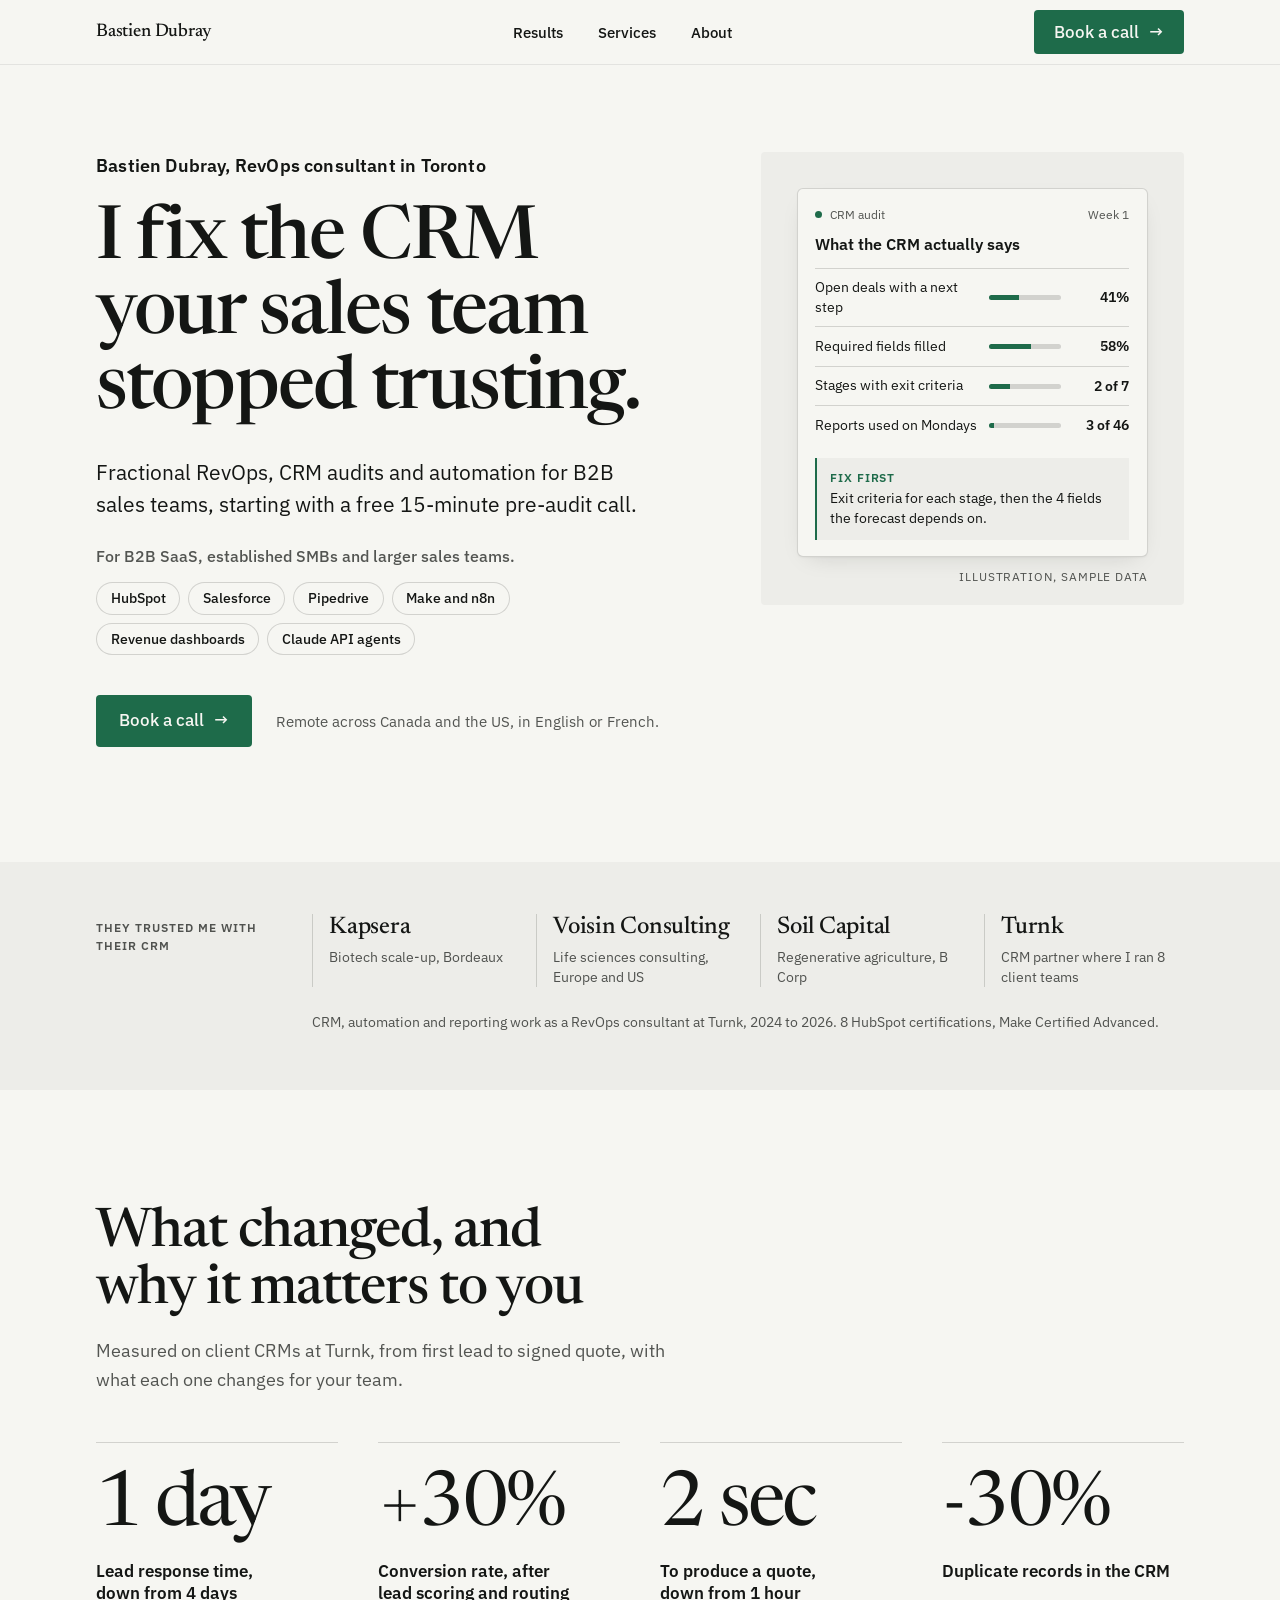
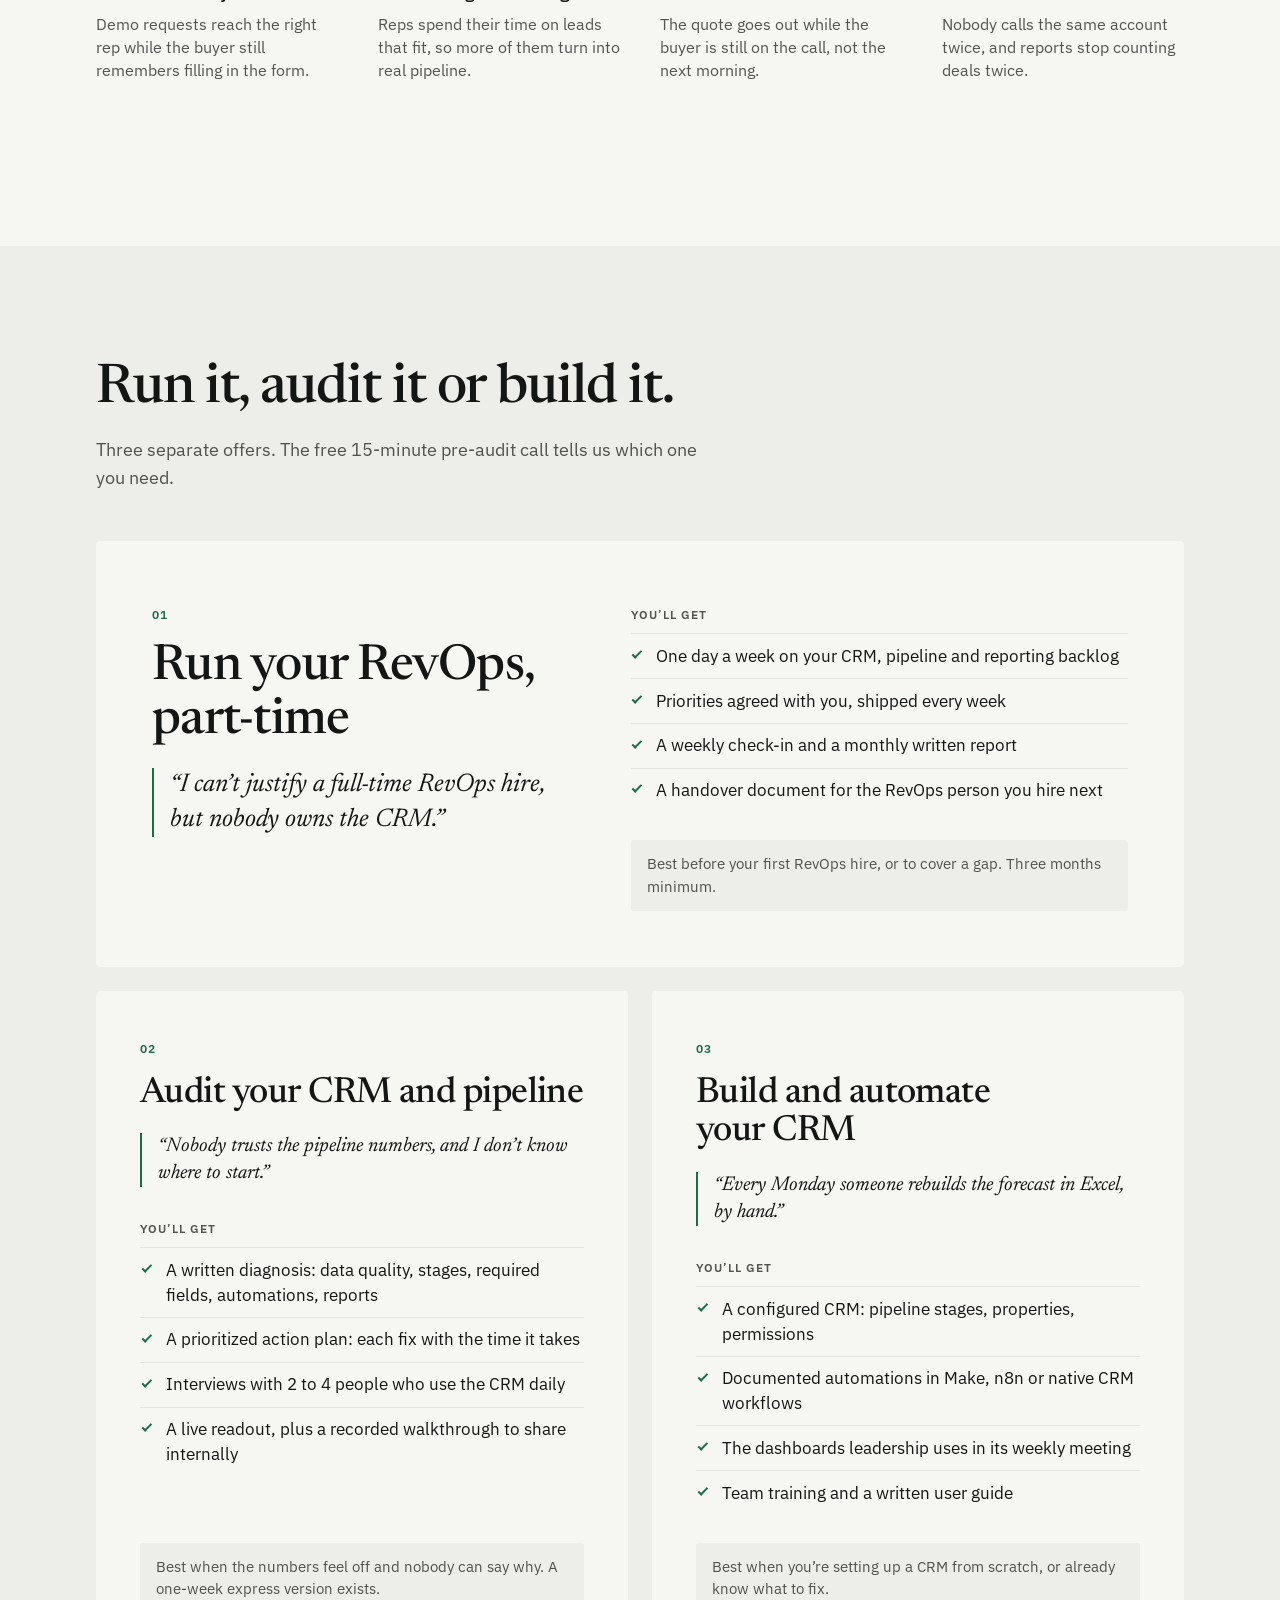
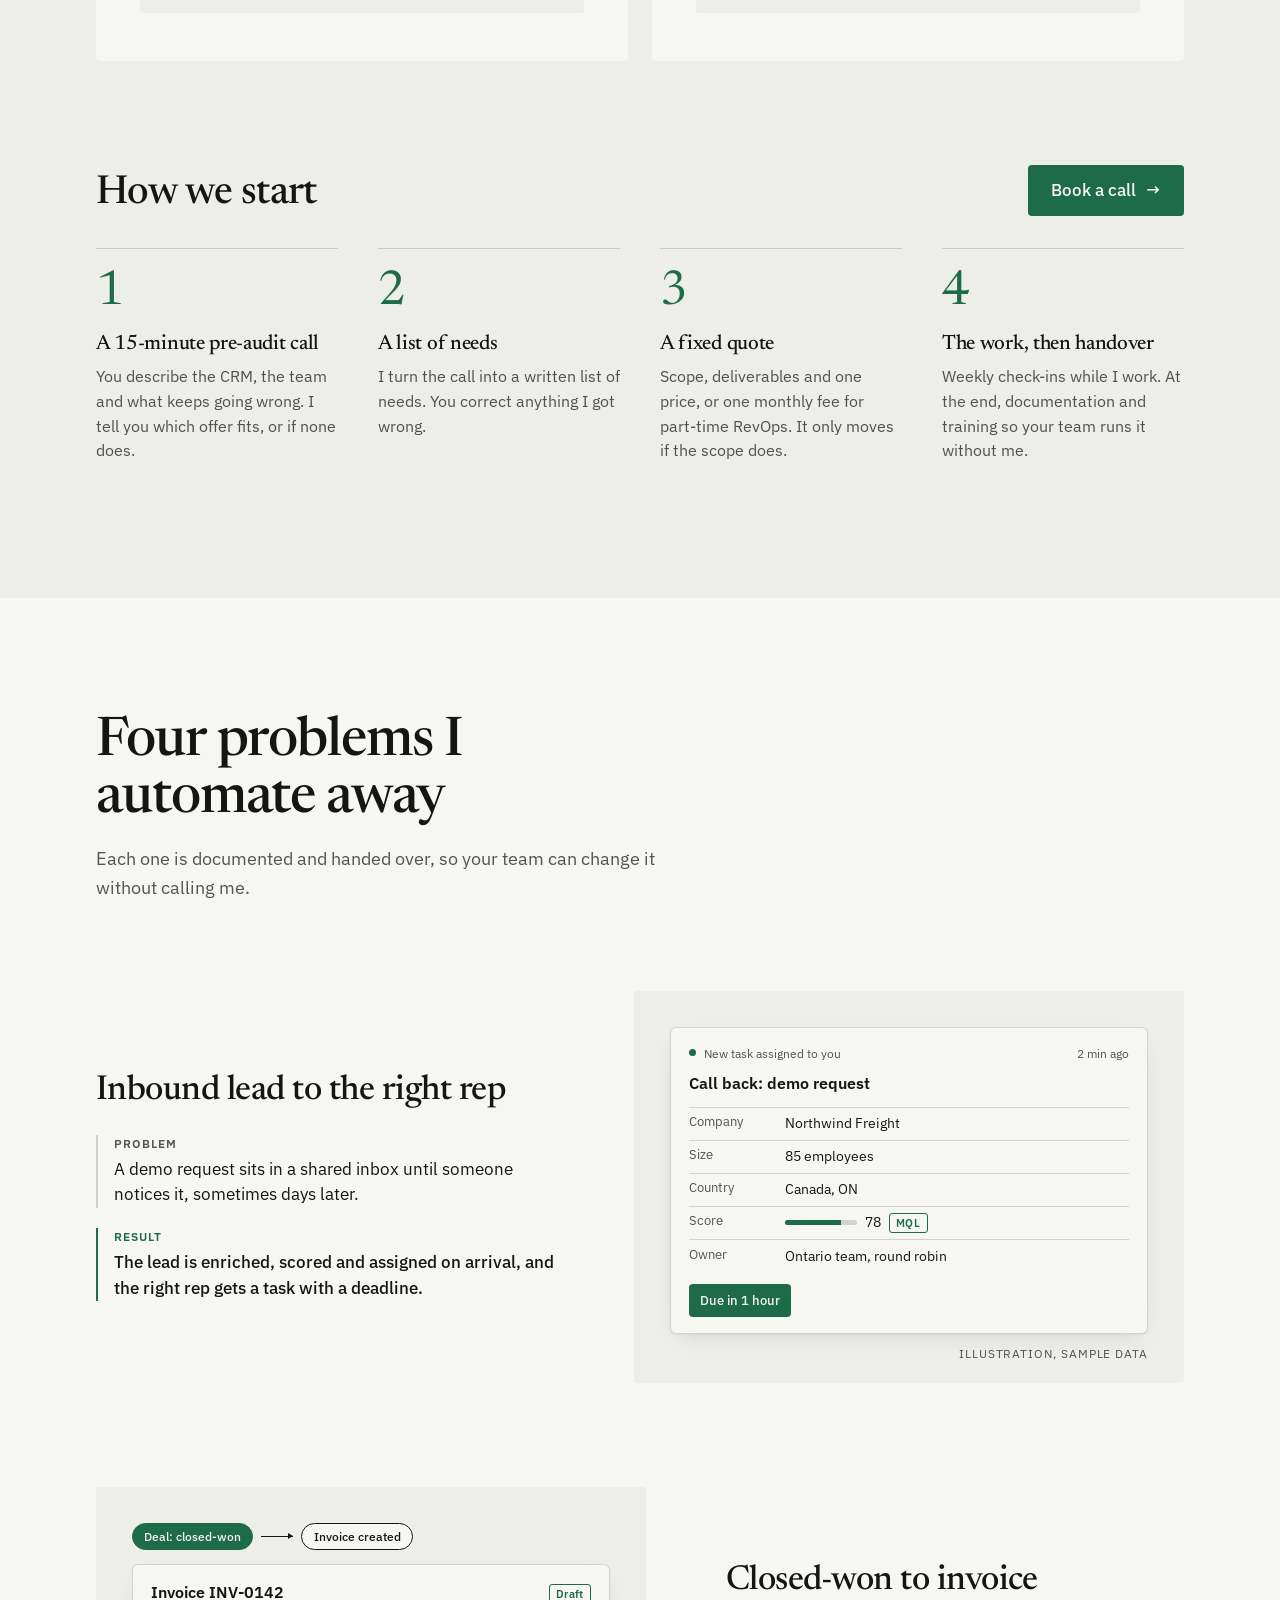
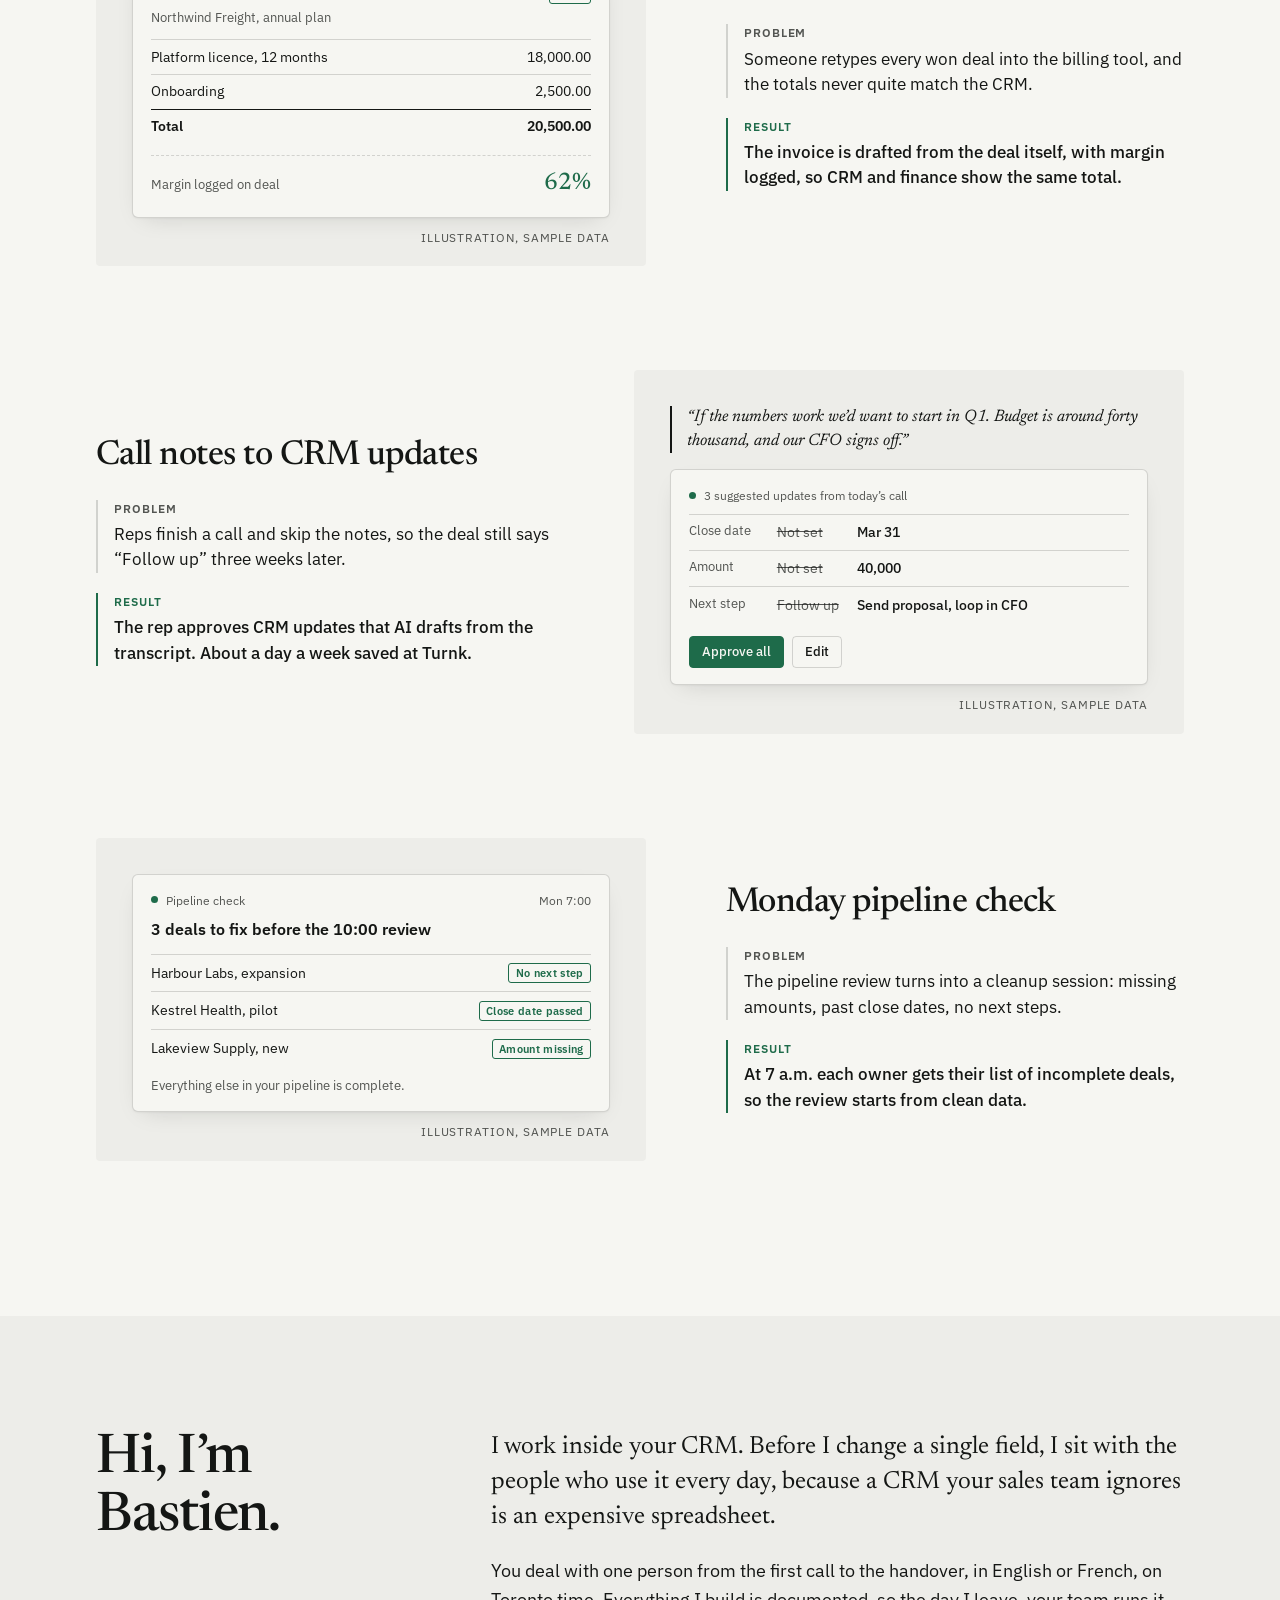
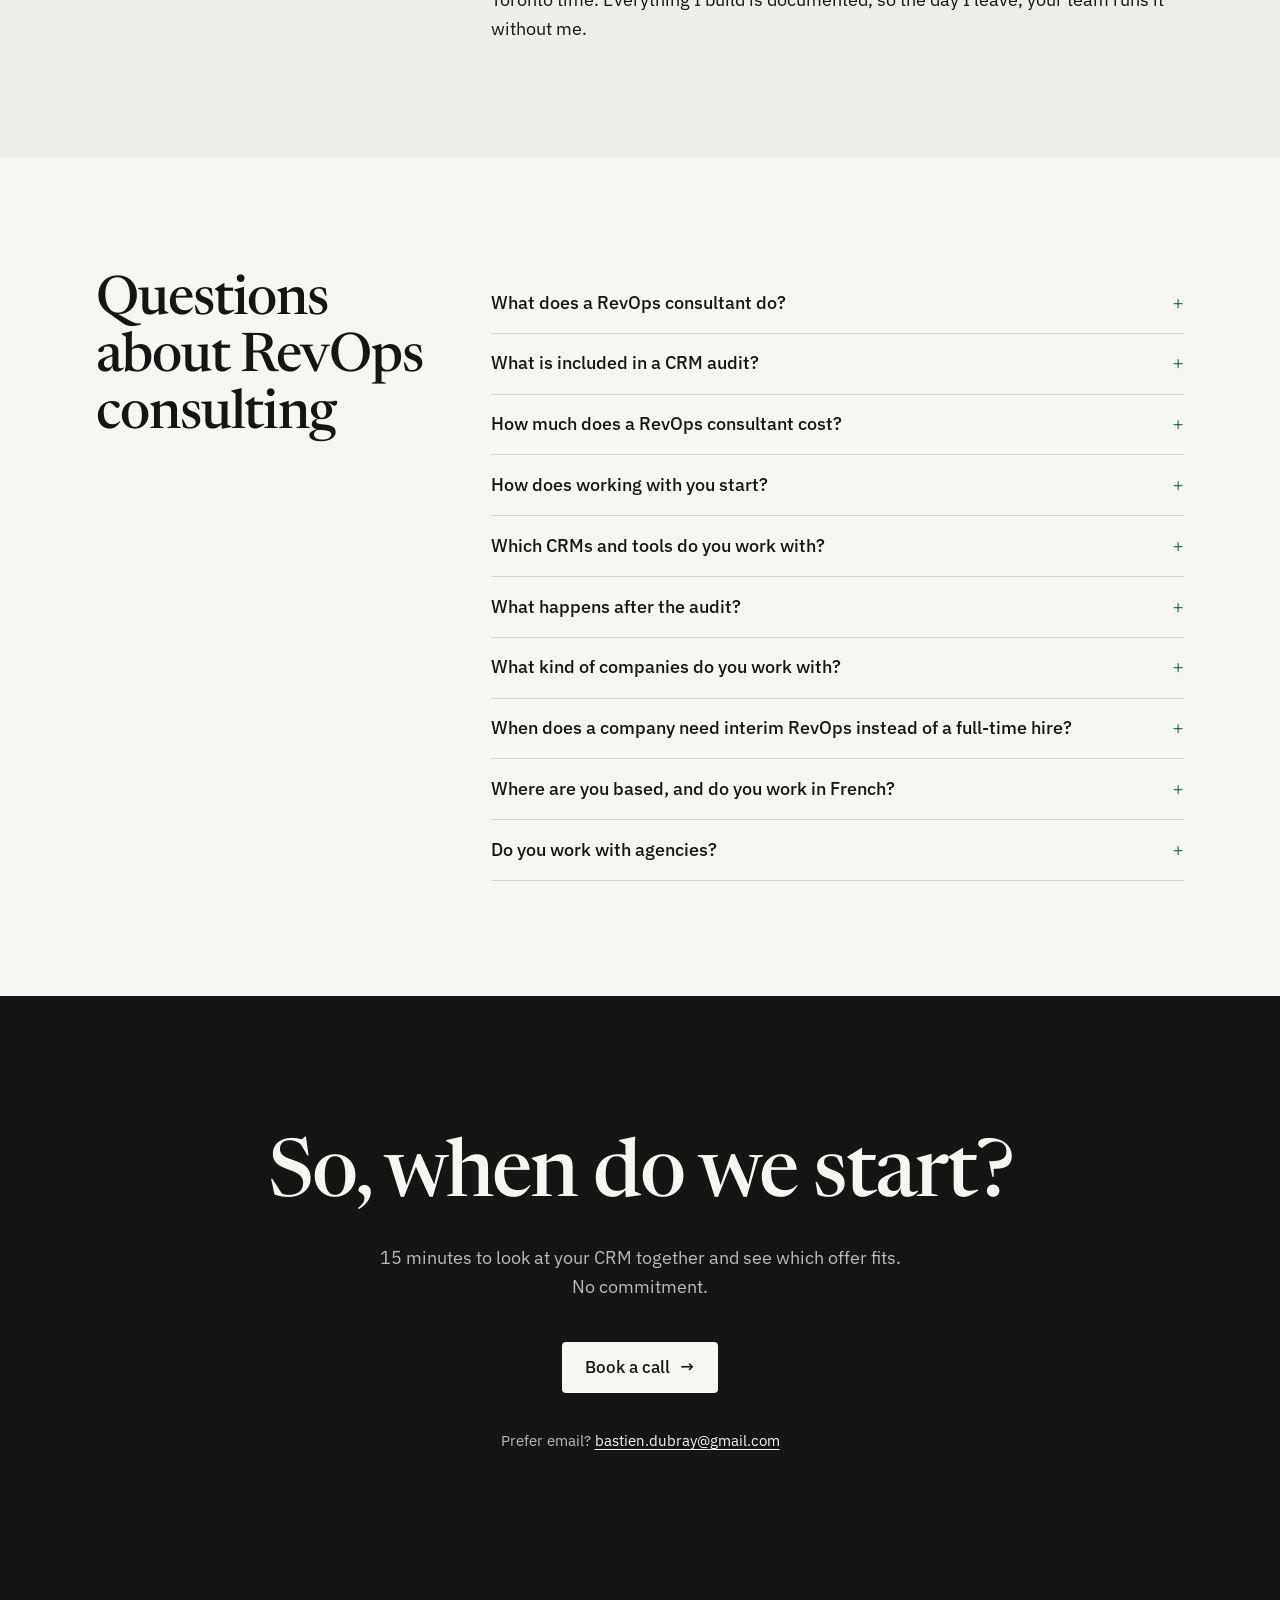
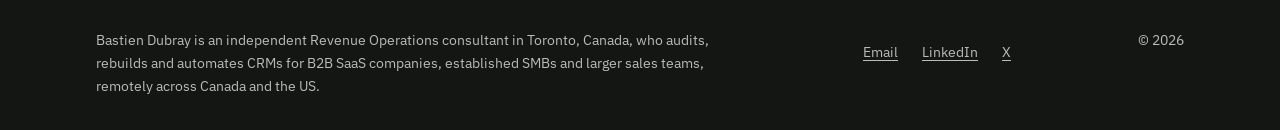
<file: index.html>
<!doctype html>
<html lang="en-CA">
<head>
  <meta charset="utf-8">
  <meta name="viewport" content="width=device-width, initial-scale=1">
  <title>Bastien Dubray, RevOps Consultant in Toronto | CRM Audit</title>
  <meta name="description" content="RevOps consultant in Toronto. Fractional RevOps, CRM audits and CRM automation for B2B sales teams, starting with a free 15-minute pre-audit call.">
  <meta name="author" content="Bastien Dubray">
  <meta name="robots" content="index, follow, max-image-preview:large, max-snippet:-1">
  <link rel="canonical" href="https://bastdy.github.io/">
  <meta name="theme-color" content="#F6F6F2">
  <meta name="color-scheme" content="light">

  <link rel="icon" href="favicon.svg" type="image/svg+xml">
  <link rel="icon" href="favicon-32.png" sizes="32x32" type="image/png">
  <link rel="apple-touch-icon" href="apple-touch-icon.png">

  <meta property="og:type" content="website">
  <meta property="og:site_name" content="Bastien Dubray, RevOps consultant">
  <meta property="og:url" content="https://bastdy.github.io/">
  <meta property="og:title" content="Bastien Dubray, RevOps Consultant in Toronto | CRM Audit">
  <meta property="og:description" content="I fix the CRM your sales team stopped trusting. Fractional RevOps, CRM audits and automation for B2B SaaS, established SMBs and larger sales teams.">
  <meta property="og:image" content="https://bastdy.github.io/og-image.png">
  <meta property="og:image:width" content="1200">
  <meta property="og:image:height" content="630">
  <meta property="og:image:alt" content="Bastien Dubray, RevOps consultant in Toronto. I fix the CRM your sales team stopped trusting.">
  <meta property="og:locale" content="en_CA">
  <meta name="twitter:card" content="summary_large_image">
  <meta name="twitter:site" content="@DubrayBastien">
  <meta name="twitter:creator" content="@DubrayBastien">
  <meta name="twitter:title" content="Bastien Dubray, RevOps Consultant in Toronto | CRM Audit">
  <meta name="twitter:description" content="I fix the CRM your sales team stopped trusting. Fractional RevOps, CRM audits and automation.">
  <meta name="twitter:image" content="https://bastdy.github.io/og-image.png">

  <link rel="preconnect" href="https://fonts.googleapis.com">
  <link rel="preconnect" href="https://fonts.gstatic.com" crossorigin>
  <link rel="stylesheet" href="https://fonts.googleapis.com/css2?family=IBM+Plex+Sans:wght@400;500;600&amp;family=Newsreader:ital,opsz,wght@0,6..72,400;0,6..72,500;1,6..72,400;1,6..72,500&amp;display=swap">
  <link rel="stylesheet" href="style.css">

  <script type="application/ld+json">
{
  "@context": "https://schema.org",
  "@graph": [
    {
      "@type": "WebSite",
      "@id": "https://bastdy.github.io/#website",
      "url": "https://bastdy.github.io/",
      "name": "Bastien Dubray, RevOps consultant",
      "inLanguage": "en-CA",
      "publisher": {
        "@id": "https://bastdy.github.io/#bastien"
      }
    },
    {
      "@type": "WebPage",
      "@id": "https://bastdy.github.io/#webpage",
      "url": "https://bastdy.github.io/",
      "name": "Bastien Dubray, RevOps Consultant in Toronto | CRM Audit",
      "description": "RevOps consultant in Toronto. Fractional RevOps, CRM audits and CRM automation for B2B sales teams, starting with a free 15-minute pre-audit call.",
      "inLanguage": "en-CA",
      "isPartOf": {
        "@id": "https://bastdy.github.io/#website"
      },
      "about": {
        "@id": "https://bastdy.github.io/#service"
      },
      "primaryImageOfPage": "https://bastdy.github.io/og-image.png",
      "dateModified": "2026-10-05"
    },
    {
      "@type": "Person",
      "@id": "https://bastdy.github.io/#bastien",
      "name": "Bastien Dubray",
      "jobTitle": "Revenue Operations Consultant",
      "url": "https://bastdy.github.io/",
      "email": "mailto:bastien.dubray@gmail.com",
      "sameAs": [
        "https://www.linkedin.com/in/bastiendubray/",
        "https://x.com/DubrayBastien"
      ],
      "knowsLanguage": [
        "en",
        "fr"
      ],
      "knowsAbout": [
        "Revenue Operations",
        "CRM audit",
        "CRM implementation",
        "HubSpot",
        "Salesforce",
        "Pipedrive",
        "Sales process automation",
        "Make",
        "n8n",
        "Clay",
        "Sales pipeline reporting"
      ],
      "alumniOf": [
        {
          "@type": "CollegeOrUniversity",
          "name": "ICN Business School"
        },
        {
          "@type": "EducationalOrganization",
          "name": "Le Wagon"
        }
      ],
      "hasCredential": [
        {
          "@type": "EducationalOccupationalCredential",
          "name": "HubSpot certifications (8)",
          "credentialCategory": "certification"
        },
        {
          "@type": "EducationalOccupationalCredential",
          "name": "Make Certified Advanced",
          "credentialCategory": "certification"
        }
      ],
      "address": {
        "@type": "PostalAddress",
        "addressLocality": "Toronto",
        "addressRegion": "ON",
        "addressCountry": "CA"
      }
    },
    {
      "@type": "ProfessionalService",
      "@id": "https://bastdy.github.io/#service",
      "name": "Bastien Dubray, Revenue Operations",
      "slogan": "I fix the CRM your sales team stopped trusting.",
      "description": "Independent RevOps consultant in Toronto. CRM audits, CRM rebuild and automation, and one day a week of RevOps for B2B SaaS companies, established SMBs and larger sales teams using HubSpot, Salesforce or Pipedrive.",
      "url": "https://bastdy.github.io/",
      "image": "https://bastdy.github.io/og-image.png",
      "email": "bastien.dubray@gmail.com",
      "founder": {
        "@id": "https://bastdy.github.io/#bastien"
      },
      "address": {
        "@type": "PostalAddress",
        "addressLocality": "Toronto",
        "addressRegion": "ON",
        "addressCountry": "CA"
      },
      "areaServed": [
        {
          "@type": "City",
          "name": "Toronto"
        },
        {
          "@type": "Country",
          "name": "Canada"
        },
        {
          "@type": "Country",
          "name": "United States"
        }
      ],
      "availableLanguage": [
        "en",
        "fr"
      ],
      "potentialAction": {
        "@type": "ReserveAction",
        "name": "Book a call",
        "target": "https://calendar.app.google/n5UqcsiMRdB4RHt9A"
      },
      "hasOfferCatalog": {
        "@type": "OfferCatalog",
        "name": "RevOps services",
        "itemListElement": [
          {
            "@type": "Offer",
            "itemOffered": {
              "@type": "Service",
              "name": "Audit your CRM and pipeline",
              "serviceType": "CRM audit",
              "description": "Fixed-price audit: a written diagnosis of data quality, stages, required fields, automations and reports, a prioritized action plan with the time each fix takes, interviews with 2 to 4 daily CRM users, a live readout and a recorded walkthrough. An express version is available."
            }
          },
          {
            "@type": "Offer",
            "itemOffered": {
              "@type": "Service",
              "name": "Fix and automate your CRM",
              "serviceType": "CRM implementation",
              "description": "Fixed-price build: a configured CRM (pipeline stages, properties, permissions), documented automations in Make, n8n or native CRM workflows, the dashboards leadership uses weekly, team training and a written user guide."
            }
          },
          {
            "@type": "Offer",
            "itemOffered": {
              "@type": "Service",
              "name": "Run your RevOps, part-time",
              "serviceType": "Fractional Revenue Operations",
              "description": "One day a week on the CRM and reporting backlog, fixes from the audit plan in priority order, a weekly check-in, a monthly written report and a handover document. Three months minimum."
            }
          }
        ]
      }
    },
    {
      "@type": "FAQPage",
      "@id": "https://bastdy.github.io/#faq",
      "mainEntity": [
        {
          "@type": "Question",
          "name": "What does a RevOps consultant do?",
          "acceptedAnswer": {
            "@type": "Answer",
            "text": "A RevOps (Revenue Operations) consultant makes the CRM, the sales process and the reporting work as one system, so sales, marketing and leadership read the same numbers. In practice I audit the CRM, fix the pipeline and required fields, automate repetitive work and build the dashboards leadership uses every week."
          }
        },
        {
          "@type": "Question",
          "name": "What is included in a CRM audit?",
          "acceptedAnswer": {
            "@type": "Answer",
            "text": "A written diagnosis (data quality, stages, required fields, automations, reports), a prioritized action plan with the time each fix takes, a live readout and a recorded walkthrough. I also interview 2 to 4 people who use the CRM daily, and an express version is available."
          }
        },
        {
          "@type": "Question",
          "name": "How much does a RevOps consultant cost?",
          "acceptedAnswer": {
            "@type": "Answer",
            "text": "I don't publish prices. After a first call I send a written list of needs, then a fixed quote with the scope, the deliverables, what is not included and one price that only changes if the scope does."
          }
        },
        {
          "@type": "Question",
          "name": "How does working with you start?",
          "acceptedAnswer": {
            "@type": "Answer",
            "text": "With a free 15-minute pre-audit call where you describe the CRM, the team and what keeps going wrong. I then send a written list of needs for you to correct, followed by a fixed quote."
          }
        },
        {
          "@type": "Question",
          "name": "Which CRMs and tools do you work with?",
          "acceptedAnswer": {
            "@type": "Answer",
            "text": "HubSpot, Salesforce and Pipedrive, with automations in Make, n8n or native CRM workflows, and dashboards in HubSpot, Salesforce or Power BI. I hold 8 HubSpot certifications and Make Certified Advanced, and I build AI agents on the Claude API."
          }
        },
        {
          "@type": "Question",
          "name": "What happens after the audit?",
          "acceptedAnswer": {
            "@type": "Answer",
            "text": "You keep the action plan. Your team can run it, I can rebuild and automate the CRM as a fixed-price project, or I can work on it one day a week. Nothing in the audit commits you to the next step."
          }
        },
        {
          "@type": "Question",
          "name": "What kind of companies do you work with?",
          "acceptedAnswer": {
            "@type": "Answer",
            "text": "B2B SaaS companies, established SMBs and larger sales teams using HubSpot, Salesforce or Pipedrive. Over about two years at Turnk I ran these CRMs for 8 B2B client teams."
          }
        },
        {
          "@type": "Question",
          "name": "When does a company need interim RevOps instead of a full-time hire?",
          "acceptedAnswer": {
            "@type": "Answer",
            "text": "When the CRM needs an owner but a full-time RevOps hire is hard to justify yet. I work one day a week with a weekly check-in and a monthly written report, for three months minimum, and leave a handover document for the person you hire next."
          }
        },
        {
          "@type": "Question",
          "name": "Where are you based, and do you work in French?",
          "acceptedAnswer": {
            "@type": "Answer",
            "text": "I am based in Toronto and work remotely with B2B companies across Canada and the US. Calls, documents and training can be in English or French, which is my first language."
          }
        },
        {
          "@type": "Question",
          "name": "Do you work with agencies?",
          "acceptedAnswer": {
            "@type": "Answer",
            "text": "Yes. I take HubSpot and automation work as a subcontractor for HubSpot agencies, under your brand if you prefer."
          }
        }
      ]
    }
  ]
}
  </script>
  <!-- Cookieless analytics, if needed later (Cloudflare Web Analytics or Plausible). No consent banner required.
  <script defer src="https://plausible.io/js/script.js" data-domain="bastdy.github.io"></script>
  -->
</head>
<body>
  <a class="skip" href="#main">Skip to content</a>

  <header class="site-header">
    <div class="wrap header-inner">
      <a class="wordmark" href="#top">Bastien Dubray</a>
      <nav class="site-nav" aria-label="Main">
        <ul>
          <li><a href="#results">Results</a></li>
          <li><a href="#services">Services</a></li>
          <li><a href="#about">About</a></li>
        </ul>
      </nav>
      <a class="button button--sm" href="https://calendar.app.google/n5UqcsiMRdB4RHt9A">Book a call <span class="arrow" aria-hidden="true">&rarr;</span></a>
    </div>
  </header>

  <main id="main">

    <section id="top" class="hero" aria-labelledby="hero-title">
      <div class="wrap hero-layout">
        <div class="hero-main">
          <p class="eyebrow hero-eyebrow">Bastien Dubray, RevOps consultant in Toronto</p>
          <h1 id="hero-title">I fix the CRM your sales team stopped trusting.</h1>
          <p class="lede">Fractional RevOps, CRM audits and automation for B2B sales teams, starting with a free 15-minute pre-audit call.</p>
          <p class="hero-for">For B2B SaaS, established SMBs and larger sales teams.</p>
          <ul class="skills" aria-label="Skills">
            <li>HubSpot</li>
            <li>Salesforce</li>
            <li>Pipedrive</li>
            <li>Make and n8n</li>
            <li>Revenue dashboards</li>
            <li>Claude API agents</li>
          </ul>
          <div class="hero-action">
            <a class="button" href="https://calendar.app.google/n5UqcsiMRdB4RHt9A">Book a call <span class="arrow" aria-hidden="true">&rarr;</span></a>
            <p class="hero-note">Remote across Canada and the US, in English or French.</p>
          </div>
        </div>
        <figure class="mock hero-visual" role="img" aria-label="Illustration: the first page of a CRM audit. Four checks with a score each: 41% of deals have a next step, 58% of required fields are filled, 2 of 7 pipeline stages have exit criteria, 3 of 46 reports are used in the weekly meeting. A note says what to fix first.">
          <div class="mock-card">
            <div class="mock-top"><span class="mock-dot"></span>CRM audit<span class="mock-time">Week 1</span></div>
            <p class="mock-title">What the CRM actually says</p>
            <ul class="audit">
              <li><span class="audit-name">Open deals with a next step</span><span class="mock-meter"><span style="width:41%"></span></span><span class="audit-val">41%</span></li>
              <li><span class="audit-name">Required fields filled</span><span class="mock-meter"><span style="width:58%"></span></span><span class="audit-val">58%</span></li>
              <li><span class="audit-name">Stages with exit criteria</span><span class="mock-meter"><span style="width:29%"></span></span><span class="audit-val">2 of 7</span></li>
              <li><span class="audit-name">Reports used on Mondays</span><span class="mock-meter"><span style="width:7%"></span></span><span class="audit-val">3 of 46</span></li>
            </ul>
            <div class="audit-next"><span class="flow-key">Fix first</span>Exit criteria for each stage, then the 4 fields the forecast depends on.</div>
          </div>
          <figcaption class="mock-caption">Illustration, sample data</figcaption>
        </figure>
      </div>
    </section>

    <section class="trust" aria-labelledby="trust-title">
      <div class="wrap trust-layout">
        <h2 id="trust-title" class="trust-title">They trusted me with their CRM</h2>
        <ul class="trust-list">
          <li><p class="trust-name">Kapsera</p><p class="trust-detail">Biotech scale-up, Bordeaux</p></li>
          <li><p class="trust-name">Voisin Consulting</p><p class="trust-detail">Life sciences consulting, Europe and US</p></li>
          <li><p class="trust-name">Soil Capital</p><p class="trust-detail">Regenerative agriculture, B Corp</p></li>
          <li><p class="trust-name">Turnk</p><p class="trust-detail">CRM partner where I ran 8 client teams</p></li>
        </ul>
        <p class="trust-note">CRM, automation and reporting work as a RevOps consultant at Turnk, 2024 to 2026. 8 HubSpot certifications, Make Certified Advanced.</p>
      </div>
    </section>

    <section id="results" class="results" aria-labelledby="results-title">
      <div class="wrap">
        <div class="section-head">
          <h2 id="results-title">What changed, and why it matters to you</h2>
          <p>Measured on client CRMs at Turnk, from first lead to signed quote, with what each one changes for your team.</p>
        </div>

        <ul class="kpis">
          <li class="kpi">
            <p class="kpi-figure">1 day</p>
            <p class="kpi-label">Lead response time, down from 4 days</p>
            <p class="kpi-so">Demo requests reach the right rep while the buyer still remembers filling in the form.</p>
          </li>
          <li class="kpi">
            <p class="kpi-figure">+30%</p>
            <p class="kpi-label">Conversion rate, after lead scoring and routing</p>
            <p class="kpi-so">Reps spend their time on leads that fit, so more of them turn into real pipeline.</p>
          </li>
          <li class="kpi">
            <p class="kpi-figure">2 sec</p>
            <p class="kpi-label">To produce a quote, down from 1 hour</p>
            <p class="kpi-so">The quote goes out while the buyer is still on the call, not the next morning.</p>
          </li>
          <li class="kpi">
            <p class="kpi-figure">-30%</p>
            <p class="kpi-label">Duplicate records in the CRM</p>
            <p class="kpi-so">Nobody calls the same account twice, and reports stop counting deals twice.</p>
          </li>
        </ul>

        <!-- Testimonial: [to complete after the first engagement]. Uncomment once you have written permission.
        <figure class="testimonial">
          <blockquote><p>[Client quote, 2 to 3 sentences]</p></blockquote>
          <figcaption>[First name Last name], [Role], [Company or "B2B SaaS, Toronto"]</figcaption>
        </figure>
        -->
      </div>
    </section>

    <section id="services" class="services" aria-labelledby="services-title">
      <div class="wrap">
        <div class="section-head">
          <h2 id="services-title">Run it, audit it or build it.</h2>
          <p>Three separate offers. The free 15-minute pre-audit call tells us which one you need.</p>
        </div>

        <p class="swipe-hint" aria-hidden="true">Swipe to see the 3 offers &rarr;</p>
        <div class="service-grid" role="region" aria-label="Offers" tabindex="0">
          <article class="service service--lead" aria-labelledby="service-1">
            <div class="service-head">
              <span class="service-num" aria-hidden="true">01</span>
              <h3 id="service-1">Run your RevOps, part-time</h3>
              <p class="service-quote">&ldquo;I can&rsquo;t justify a full-time RevOps hire, but nobody owns the CRM.&rdquo;</p>
            </div>
            <div class="service-body">
              <p class="label">You&rsquo;ll get</p>
              <ul class="service-get">
                <li>One day a week on your CRM, pipeline and reporting backlog</li>
                <li>Priorities agreed with you, shipped every week</li>
                <li>A weekly check-in and a monthly written report</li>
                <li>A handover document for the RevOps person you hire next</li>
              </ul>
              <p class="service-fit">Best before your first RevOps hire, or to cover a gap. Three months minimum.</p>
            </div>
          </article>

          <article class="service" aria-labelledby="service-2">
            <div class="service-head">
              <span class="service-num" aria-hidden="true">02</span>
              <h3 id="service-2">Audit your CRM and pipeline</h3>
              <p class="service-quote">&ldquo;Nobody trusts the pipeline numbers, and I don&rsquo;t know where to start.&rdquo;</p>
            </div>
            <div class="service-body">
              <p class="label">You&rsquo;ll get</p>
              <ul class="service-get">
                <li>A written diagnosis: data quality, stages, required fields, automations, reports</li>
                <li>A prioritized action plan: each fix with the time it takes</li>
                <li>Interviews with 2 to 4 people who use the CRM daily</li>
                <li>A live readout, plus a recorded walkthrough to share internally</li>
              </ul>
              <p class="service-fit">Best when the numbers feel off and nobody can say why. A one-week express version exists.</p>
            </div>
          </article>

          <article class="service" aria-labelledby="service-3">
            <div class="service-head">
              <span class="service-num" aria-hidden="true">03</span>
              <h3 id="service-3">Build and automate your CRM</h3>
              <p class="service-quote">&ldquo;Every Monday someone rebuilds the forecast in Excel, by hand.&rdquo;</p>
            </div>
            <div class="service-body">
              <p class="label">You&rsquo;ll get</p>
              <ul class="service-get">
                <li>A configured CRM: pipeline stages, properties, permissions</li>
                <li>Documented automations in Make, n8n or native CRM workflows</li>
                <li>The dashboards leadership uses in its weekly meeting</li>
                <li>Team training and a written user guide</li>
              </ul>
              <p class="service-fit">Best when you&rsquo;re setting up a CRM from scratch, or already know what to fix.</p>
            </div>
          </article>
        </div>

        <div class="process">
          <div class="process-head">
            <h3 id="process-title">How we start</h3>
            <a class="button" href="https://calendar.app.google/n5UqcsiMRdB4RHt9A">Book a call <span class="arrow" aria-hidden="true">&rarr;</span></a>
          </div>
          <ol class="steps">
            <li>
              <span class="step-num" aria-hidden="true">1</span>
              <h4>A 15-minute pre-audit call</h4>
              <p>You describe the CRM, the team and what keeps going wrong. I tell you which offer fits, or if none does.</p>
            </li>
            <li>
              <span class="step-num" aria-hidden="true">2</span>
              <h4>A list of needs</h4>
              <p>I turn the call into a written list of needs. You correct anything I got wrong.</p>
            </li>
            <li>
              <span class="step-num" aria-hidden="true">3</span>
              <h4>A fixed quote</h4>
              <p>Scope, deliverables and one price, or one monthly fee for part-time RevOps. It only moves if the scope does.</p>
            </li>
            <li>
              <span class="step-num" aria-hidden="true">4</span>
              <h4>The work, then handover</h4>
              <p>Weekly check-ins while I work. At the end, documentation and training so your team runs it without me.</p>
            </li>
          </ol>
        </div>
      </div>
    </section>

    <section id="automations" class="automations" aria-labelledby="automations-title">
      <div class="wrap">
        <div class="section-head">
          <h2 id="automations-title">Four problems I automate away</h2>
          <p>Each one is documented and handed over, so your team can change it without calling me.</p>
        </div>

        <p class="swipe-hint" aria-hidden="true">Swipe to see the 4 automations &rarr;</p>
        <div class="flows" role="region" aria-label="Automations" tabindex="0">
        <article class="flow" aria-labelledby="flow-1">
          <div class="flow-text">
            <span class="flow-num" aria-hidden="true">A</span>
            <h3 id="flow-1">Inbound lead to the right rep</h3>
            <dl class="flow-pr">
              <div class="flow-problem"><dt>Problem</dt><dd>A demo request sits in a shared inbox until someone notices it, sometimes days later.</dd></div>
              <div class="flow-result"><dt>Result</dt><dd>The lead is enriched, scored and assigned on arrival, and the right rep gets a task with a deadline.</dd></div>
            </dl>
          </div>
          <figure class="mock" role="img" aria-label="Illustration: a CRM task assigned to a sales rep for a new demo request, with company size, country, lead score 78 marked MQL, and a call due within one hour.">
            <div class="mock-card">
              <div class="mock-top"><span class="mock-dot"></span>New task assigned to you<span class="mock-time">2 min ago</span></div>
              <p class="mock-title">Call back: demo request</p>
              <dl class="mock-fields">
                <div><dt>Company</dt><dd>Northwind Freight</dd></div>
                <div><dt>Size</dt><dd>85 employees</dd></div>
                <div><dt>Country</dt><dd>Canada, ON</dd></div>
                <div><dt>Score</dt><dd><span class="mock-meter"><span style="width:78%"></span></span>78 <span class="mock-tag">MQL</span></dd></div>
                <div><dt>Owner</dt><dd>Ontario team, round robin</dd></div>
              </dl>
              <div class="mock-due">Due in 1 hour</div>
            </div>
            <figcaption class="mock-caption">Illustration, sample data</figcaption>
          </figure>
        </article>

        <article class="flow" aria-labelledby="flow-2">
          <div class="flow-text">
            <span class="flow-num" aria-hidden="true">B</span>
            <h3 id="flow-2">Closed-won to invoice</h3>
            <dl class="flow-pr">
              <div class="flow-problem"><dt>Problem</dt><dd>Someone retypes every won deal into the billing tool, and the totals never quite match the CRM.</dd></div>
              <div class="flow-result"><dt>Result</dt><dd>The invoice is drafted from the deal itself, with margin logged, so CRM and finance show the same total.</dd></div>
            </dl>
          </div>
          <figure class="mock" role="img" aria-label="Illustration: a deal marked closed-won turns into a draft invoice with two line items, a total and a 62 percent margin logged on the deal.">
            <div class="mock-chain">
              <span class="mock-pill mock-pill--won">Deal: closed-won</span>
              <span class="mock-arrow"></span>
              <span class="mock-pill">Invoice created</span>
            </div>
            <div class="mock-card">
              <div class="mock-inv-head"><p class="mock-title">Invoice INV-0142</p><span class="mock-tag">Draft</span></div>
              <p class="mock-sub">Northwind Freight, annual plan</p>
              <table class="mock-lines">
                <tr><td>Platform licence, 12 months</td><td>18,000.00</td></tr>
                <tr><td>Onboarding</td><td>2,500.00</td></tr>
                <tr class="mock-total"><td>Total</td><td>20,500.00</td></tr>
              </table>
              <div class="mock-margin"><span>Margin logged on deal</span><strong>62%</strong></div>
            </div>
            <figcaption class="mock-caption">Illustration, sample data</figcaption>
          </figure>
        </article>

        <article class="flow" aria-labelledby="flow-3">
          <div class="flow-text">
            <span class="flow-num" aria-hidden="true">C</span>
            <h3 id="flow-3">Call notes to CRM updates</h3>
            <dl class="flow-pr">
              <div class="flow-problem"><dt>Problem</dt><dd>Reps finish a call and skip the notes, so the deal still says &ldquo;Follow up&rdquo; three weeks later.</dd></div>
              <div class="flow-result"><dt>Result</dt><dd>The rep approves CRM updates that AI drafts from the transcript. About a day a week saved at Turnk.</dd></div>
            </dl>
          </div>
          <figure class="mock" role="img" aria-label="Illustration: a quote from a call transcript next to three suggested CRM updates, close date, amount and next step, each with old and new values, and an approve button.">
            <p class="mock-quote">&ldquo;If the numbers work we&rsquo;d want to start in Q1. Budget is around forty thousand, and our CFO signs off.&rdquo;</p>
            <div class="mock-card">
              <div class="mock-top"><span class="mock-dot"></span>3 suggested updates from today&rsquo;s call</div>
              <table class="mock-diff">
                <tr><th>Close date</th><td class="old">Not set</td><td>Mar 31</td></tr>
                <tr><th>Amount</th><td class="old">Not set</td><td>40,000</td></tr>
                <tr><th>Next step</th><td class="old">Follow up</td><td>Send proposal, loop in CFO</td></tr>
              </table>
              <div class="mock-actions"><span class="mock-btn">Approve all</span><span class="mock-btn mock-btn--ghost">Edit</span></div>
            </div>
            <figcaption class="mock-caption">Illustration, sample data</figcaption>
          </figure>
        </article>

        <article class="flow" aria-labelledby="flow-4">
          <div class="flow-text">
            <span class="flow-num" aria-hidden="true">D</span>
            <h3 id="flow-4">Monday pipeline check</h3>
            <dl class="flow-pr">
              <div class="flow-problem"><dt>Problem</dt><dd>The pipeline review turns into a cleanup session: missing amounts, past close dates, no next steps.</dd></div>
              <div class="flow-result"><dt>Result</dt><dd>At 7 a.m. each owner gets their list of incomplete deals, so the review starts from clean data.</dd></div>
            </dl>
          </div>
          <figure class="mock" role="img" aria-label="Illustration: a Monday 7 a.m. message listing three deals to fix before the pipeline review, each with its reason: no next step, close date passed, amount missing.">
            <div class="mock-card">
              <div class="mock-top"><span class="mock-dot"></span>Pipeline check<span class="mock-time">Mon 7:00</span></div>
              <p class="mock-title">3 deals to fix before the 10:00 review</p>
              <ul class="mock-list">
                <li><span>Harbour Labs, expansion</span><span class="mock-tag">No next step</span></li>
                <li><span>Kestrel Health, pilot</span><span class="mock-tag">Close date passed</span></li>
                <li><span>Lakeview Supply, new</span><span class="mock-tag">Amount missing</span></li>
              </ul>
              <p class="mock-foot">Everything else in your pipeline is complete.</p>
            </div>
            <figcaption class="mock-caption">Illustration, sample data</figcaption>
          </figure>
        </article>
        </div>
      </div>
    </section>

    <section id="about" class="about" aria-labelledby="about-title">
      <div class="wrap about-layout">
        <h2 id="about-title">Hi, I&rsquo;m Bastien.</h2>
        <div class="about-text">
          <!-- Headshot: add img/bastien-640.webp and img/bastien-1280.webp, then uncomment.
          <img class="portrait" src="img/bastien-640.webp" srcset="img/bastien-640.webp 640w, img/bastien-1280.webp 1280w" sizes="(min-width: 60em) 22rem, 100vw" width="640" height="800" loading="lazy" alt="Bastien Dubray">
          -->
          <p>I work inside your CRM. Before I change a single field, I sit with the people who use it every day, because a CRM your sales team ignores is an expensive spreadsheet.</p>
          <p>You deal with one person from the first call to the handover, in English or French, on Toronto time. Everything I build is documented, so the day I leave, your team runs it without me.</p>
        </div>
      </div>
    </section>

    <section id="faq" class="faq" aria-labelledby="faq-title">
      <div class="wrap faq-grid">
        <h2 id="faq-title">Questions about RevOps consulting</h2>
        <div class="faq-list">
          <details>
            <summary>What does a RevOps consultant do?</summary>
            <p>A RevOps (Revenue Operations) consultant makes the CRM, the sales process and the reporting work as one system, so sales, marketing and leadership read the same numbers. In practice I audit the CRM, fix the pipeline and required fields, automate repetitive work and build the dashboards leadership uses every week.</p>
          </details>
          <details>
            <summary>What is included in a CRM audit?</summary>
            <p>A written diagnosis (data quality, stages, required fields, automations, reports), a prioritized action plan with the time each fix takes, a live readout and a recorded walkthrough. I also interview 2 to 4 people who use the CRM daily, and an express version is available.</p>
          </details>
          <details>
            <summary>How much does a RevOps consultant cost?</summary>
            <p>I don&rsquo;t publish prices. After a first call I send a written list of needs, then a fixed quote with the scope, the deliverables, what is not included and one price that only changes if the scope does.</p>
          </details>
          <details>
            <summary>How does working with you start?</summary>
            <p>With a free 15-minute pre-audit call where you describe the CRM, the team and what keeps going wrong. I then send a written list of needs for you to correct, followed by a fixed quote.</p>
          </details>
          <details>
            <summary>Which CRMs and tools do you work with?</summary>
            <p>HubSpot, Salesforce and Pipedrive, with automations in Make, n8n or native CRM workflows, and dashboards in HubSpot, Salesforce or Power BI. I hold 8 HubSpot certifications and Make Certified Advanced, and I build AI agents on the Claude API.</p>
          </details>
          <details>
            <summary>What happens after the audit?</summary>
            <p>You keep the action plan. Your team can run it, I can rebuild and automate the CRM as a fixed-price project, or I can work on it one day a week. Nothing in the audit commits you to the next step.</p>
          </details>
          <details>
            <summary>What kind of companies do you work with?</summary>
            <p>B2B SaaS companies, established SMBs and larger sales teams using HubSpot, Salesforce or Pipedrive. Over about two years at Turnk I ran these CRMs for 8 B2B client teams.</p>
          </details>
          <details>
            <summary>When does a company need interim RevOps instead of a full-time hire?</summary>
            <p>When the CRM needs an owner but a full-time RevOps hire is hard to justify yet. I work one day a week with a weekly check-in and a monthly written report, for three months minimum, and leave a handover document for the person you hire next.</p>
          </details>
          <details>
            <summary>Where are you based, and do you work in French?</summary>
            <p>I am based in Toronto and work remotely with B2B companies across Canada and the US. Calls, documents and training can be in English or French, which is my first language.</p>
          </details>
          <details>
            <summary>Do you work with agencies?</summary>
            <p>Yes. I take HubSpot and automation work as a subcontractor for HubSpot agencies, under your brand if you prefer.</p>
          </details>
        </div>
      </div>
    </section>

    <section class="final" aria-labelledby="final-title">
      <div class="wrap final-inner">
        <h2 id="final-title">So, when do we start?</h2>
        <p class="final-text">15 minutes to look at your CRM together and see which offer fits. No commitment.</p>
        <a class="button button--light" href="https://calendar.app.google/n5UqcsiMRdB4RHt9A">Book a call <span class="arrow" aria-hidden="true">&rarr;</span></a>
        <p class="final-alt">Prefer email? <a href="mailto:bastien.dubray@gmail.com">bastien.dubray@gmail.com</a></p>
      </div>
    </section>

  </main>

  <footer class="site-footer">
    <div class="wrap footer-inner">
      <p class="footer-about">Bastien Dubray is an independent Revenue Operations consultant in Toronto, Canada, who audits, rebuilds and automates CRMs for B2B SaaS companies, established SMBs and larger sales teams, remotely across Canada and the US.</p>
      <ul>
        <li><a href="mailto:bastien.dubray@gmail.com">Email</a></li>
        <li><a href="https://www.linkedin.com/in/bastiendubray/" rel="me">LinkedIn</a></li>
        <li><a href="https://x.com/DubrayBastien" rel="me">X</a></li>
      </ul>
      <p>&copy; 2026</p>
    </div>
  </footer>
</body>
</html>
</file>
<file: style.css>
/* Bastien Dubray, RevOps. Three colours: paper, ink, accent. Everything else is a tint of them.
   Sections are separated by space and background (paper, ink wash, dark ink), never by rules. */

:root {
  --paper: #F6F6F2;
  --ink: #141614;
  --accent: #1E6B4A;

  --wash: #EDEDE9;                          /* ink at 4% on paper, solid */
  --ink-soft: rgba(20, 22, 20, 0.72);       /* 6.7:1 on wash, 7:1 on paper */
  --ink-line: rgba(20, 22, 20, 0.16);
  --ink-hair: rgba(20, 22, 20, 0.08);
  --paper-soft: rgba(246, 246, 242, 0.74);
  --paper-strong: rgba(246, 246, 242, 0.9); /* small text on accent, 5:1 */
  --paper-line: rgba(246, 246, 242, 0.22);

  --serif: "Newsreader", Georgia, "Times New Roman", serif;
  --sans: "IBM Plex Sans", "Helvetica Neue", Arial, sans-serif;

  --gutter: 1.25rem;
  --max: 74rem;
  --section: clamp(4.5rem, 9vw, 8rem);
  --radius: 4px;
}

*,
*::before,
*::after { box-sizing: border-box; }

html {
  -webkit-text-size-adjust: 100%;
  scroll-behavior: smooth;
}

body {
  margin: 0;
  background: var(--paper);
  color: var(--ink);
  font-family: var(--sans);
  font-size: 1.0625rem;
  line-height: 1.6;
  text-rendering: optimizeLegibility;
  overflow-wrap: break-word;
}

h1, h2, h3, h4 {
  font-family: var(--serif);
  font-weight: 500;
  line-height: 1.1;
  letter-spacing: -0.015em;
  margin: 0;
}

p, ul, ol, dl, dd { margin: 0; }
ul, ol { padding: 0; list-style: none; }

a { color: inherit; text-underline-offset: 0.2em; text-decoration-thickness: 1px; }
a:hover { color: var(--accent); }

:focus-visible {
  outline: 3px solid var(--accent);
  outline-offset: 3px;
  border-radius: 2px;
}

img { max-width: 100%; height: auto; display: block; }

.wrap {
  width: 100%;
  max-width: var(--max);
  margin-inline: auto;
  padding-inline: var(--gutter);
}

.skip {
  position: absolute;
  left: var(--gutter);
  top: -4rem;
  background: var(--ink);
  color: var(--paper);
  padding: 0.6rem 1rem;
  z-index: 10;
}
.skip:focus { top: 0.75rem; color: var(--paper); }

section[id] { scroll-margin-top: 4.5rem; }

/* Small uppercase labels */

.label,
.trust-title,
.service-num {
  font-family: var(--sans);
  font-size: 0.78rem;
  font-weight: 600;
  letter-spacing: 0.08em;
  text-transform: uppercase;
  color: var(--ink-soft);
}

/* Eyebrow: carries the name, so it reads as a signature, not a caption. */

.eyebrow {
  display: inline-flex;
  align-items: flex-start;
  gap: 0.8rem;
  font-family: var(--sans);
  font-size: 1rem;
  font-weight: 600;
  letter-spacing: 0.01em;
  color: var(--ink);
  margin-bottom: 1.5rem;
}

/* Button: one component for every call to action on the page, header included.
   The only motion on the page: the arrow moves a few pixels on hover. */

.button,
.header-cta {
  display: inline-flex;
  align-items: center;
  justify-content: center;
  gap: 0.6rem;
  min-height: 2.75rem;
  background: var(--accent);
  color: var(--paper);
  font-family: var(--sans);
  font-weight: 500;
  font-size: 1.05rem;
  line-height: 1.25;
  text-decoration: none;
  padding: 0.95rem 1.45rem;
  border-radius: var(--radius);
  transition: background-color 160ms ease-out, color 160ms ease-out;
}
.button:hover,
.header-cta:hover { color: var(--paper); background: var(--ink); }
.button .arrow { display: inline-block; transition: transform 160ms ease-out; }
.button:hover .arrow { transform: translateX(4px); }

.button--sm,
.header-cta {
  font-size: 0.92rem;
  padding: 0.55rem 1rem;
  white-space: nowrap;
}

/* On dark ink: same component, inverted. */
.button--light { background: var(--paper); color: var(--ink); }
.button--light:hover { background: var(--accent); color: var(--paper); }

@media (prefers-reduced-motion: reduce) {
  html { scroll-behavior: auto; }
  .button,
  .header-cta,
  .button .arrow { transition: none; }
  .button:hover .arrow { transform: none; }
}

/* Header */

.site-header {
  position: sticky;
  top: 0;
  z-index: 5;
  background: rgba(246, 246, 242, 0.94);
  -webkit-backdrop-filter: blur(8px);
  backdrop-filter: blur(8px);
  box-shadow: 0 1px 0 var(--ink-hair);
}

.header-inner {
  display: flex;
  align-items: center;
  justify-content: space-between;
  gap: 0.75rem;
  min-height: 4rem;
}

.wordmark {
  display: inline-flex;
  align-items: center;
  min-height: 2.75rem;
  font-family: var(--serif);
  font-size: 1.15rem;
  font-weight: 500;
  letter-spacing: -0.01em;
  text-decoration: none;
  white-space: nowrap;
}

.site-nav { display: none; }
.site-nav ul { display: flex; gap: 0.5rem; }
.site-nav a {
  display: inline-flex;
  align-items: center;
  min-height: 2.75rem;
  padding-inline: 0.6rem;
  font-size: 0.95rem;
  font-weight: 500;
  text-decoration: none;
}
.site-nav a:hover { text-decoration: underline; }

/* Hero: pitch on the left, the first page of an audit on the right. */

.hero { padding-block: 3rem var(--section); }

.hero-layout { display: grid; gap: 3.5rem; }

.hero h1 {
  font-size: clamp(2.5rem, 5.2vw + 1rem, 4.6rem);
  line-height: 1.02;
  letter-spacing: -0.025em;
  max-width: 15ch;
  text-wrap: balance;
}

.lede {
  margin-top: 1.75rem;
  font-size: 1.2rem;
  line-height: 1.5;
  max-width: 34rem;
}

.hero-for {
  margin-top: 1.5rem;
  font-size: 0.98rem;
  font-weight: 500;
  color: var(--ink-soft);
  max-width: 34rem;
}

.skills {
  display: flex;
  flex-wrap: wrap;
  gap: 0.5rem;
  margin-top: 0.85rem;
  max-width: 36rem;
}
.skills li {
  font-size: 0.88rem;
  font-weight: 500;
  line-height: 1.3;
  padding: 0.38rem 0.85rem;
  border: 1px solid var(--ink-line);
  border-radius: 999px;
  background: var(--paper);
}

.hero-action {
  display: flex;
  flex-wrap: wrap;
  align-items: center;
  gap: 1rem 1.5rem;
  margin-top: 2.5rem;
}
.hero-note {
  font-size: 0.95rem;
  color: var(--ink-soft);
  max-width: 30rem;
}

/* Hero audit mock */

.audit li {
  display: grid;
  grid-template-columns: 1fr 4.5rem 3.5rem;
  align-items: center;
  gap: 0.75rem;
  padding-block: 0.55rem;
  border-top: 1px solid var(--ink-line);
}
.audit-name { font-size: 0.86rem; }
.audit .mock-meter { width: 100%; }
.audit-val { text-align: right; font-weight: 600; font-variant-numeric: tabular-nums; white-space: nowrap; }
.audit-next {
  margin-top: 0.85rem;
  padding: 0.7rem 0.8rem;
  border-left: 2px solid var(--accent);
  background: var(--wash);
  font-size: 0.86rem;
}
.audit-next .flow-key { color: var(--accent); }

/* Trust strip: calm, text only. */

.trust {
  background: var(--wash);
  padding-block: 2.75rem 3rem;
}
.trust-layout { display: grid; gap: 1.5rem; }
.trust-title { line-height: 1.4; }

.trust-list {
  display: grid;
  grid-template-columns: repeat(2, minmax(0, 1fr));
  gap: 1.75rem 1.25rem;
}
.trust-list li { border-left: 1px solid var(--ink-line); padding-left: 1rem; }
.trust-name {
  font-family: var(--serif);
  font-size: 1.5rem;
  font-weight: 500;
  line-height: 1.1;
  letter-spacing: -0.01em;
}
.trust-detail {
  margin-top: 0.4rem;
  font-size: 0.88rem;
  line-height: 1.45;
  color: var(--ink-soft);
}
.trust-note { font-size: 0.88rem; color: var(--ink-soft); }

/* Section heads */

.section-head { max-width: 42rem; margin-bottom: 3rem; }
.section-head h2,
.about h2,
.faq h2 {
  font-size: clamp(2.1rem, 3.6vw + 1rem, 3.4rem);
  line-height: 1.05;
  letter-spacing: -0.02em;
  text-wrap: balance;
}
.section-head p {
  margin-top: 1.1rem;
  font-size: 1.12rem;
  color: var(--ink-soft);
  max-width: 38rem;
}

/* Results: the numbers are the visual peak of the page. */

.results { padding-block: var(--section); }

.kpis {
  display: grid;
  gap: 0 2.5rem;
}
.kpi {
  min-width: 0;
  padding-block: 1.5rem 2.25rem;
  border-top: 1px solid var(--ink-line);
}
.kpi-figure {
  font-family: var(--serif);
  font-size: clamp(3.25rem, 4vw + 1.6rem, 4.75rem);
  font-weight: 400;
  line-height: 0.95;
  letter-spacing: -0.035em;
  font-variant-numeric: lining-nums;
}
.kpi-label {
  text-wrap: balance;
  margin-top: 1rem;
  font-size: 1.05rem;
  font-weight: 600;
  line-height: 1.35;
}
.kpi-so {
  margin-top: 0.5rem;
  font-size: 0.97rem;
  line-height: 1.5;
  color: var(--ink-soft);
  max-width: 24rem;
}

/* Services: three cards, the audit first and wider. */

.services {
  background: var(--wash);
  padding-block: var(--section);
}

.service-grid { display: grid; gap: 1.25rem; }

.service {
  display: grid;
  grid-template-rows: auto 1fr;
  gap: 2rem;
  background: var(--paper);
  border-radius: var(--radius);
  padding: 2rem 1.5rem;
}
.service-num { display: block; color: var(--accent); margin-bottom: 1rem; }
.service h3 {
  font-size: clamp(1.75rem, 1.5vw + 1.25rem, 2.25rem);
  line-height: 1.08;
  text-wrap: balance;
}
.service-quote {
  margin-top: 1.25rem;
  padding-left: 1rem;
  border-left: 2px solid var(--accent);
  font-family: var(--serif);
  font-style: italic;
  font-size: 1.25rem;
  line-height: 1.35;
  max-width: 30rem;
}

.service-body { display: flex; flex-direction: column; }
.service-body .label { margin-bottom: 0.5rem; }
.service-get { margin-bottom: 1.75rem; }
.service-get li {
  position: relative;
  padding: 0.6rem 0 0.6rem 1.6rem;
  border-top: 1px solid var(--ink-hair);
  line-height: 1.45;
}
.service-get li::before {
  content: "";
  position: absolute;
  left: 0.1rem;
  top: 1.05rem;
  width: 0.6rem;
  height: 0.32rem;
  border-left: 2px solid var(--accent);
  border-bottom: 2px solid var(--accent);
  transform: rotate(-45deg);
}
.service-fit {
  margin-top: auto;
  padding: 0.8rem 1rem;
  background: var(--wash);
  border-radius: 3px;
  font-size: 0.93rem;
  line-height: 1.5;
  color: var(--ink-soft);
}

.service--lead { padding-top: 2.5rem; }
.service--lead h3 { font-size: clamp(2.1rem, 2.6vw + 1.25rem, 3.1rem); }
.service--lead .service-quote { font-size: clamp(1.3rem, 0.8vw + 1rem, 1.6rem); }

/* Process: four numbered steps in a row. */

.process { margin-top: 5rem; }
.process-head {
  display: flex;
  flex-wrap: wrap;
  align-items: flex-end;
  justify-content: space-between;
  gap: 1.25rem 2rem;
  margin-bottom: 2rem;
}
.process h3 {
  font-size: clamp(1.75rem, 1.8vw + 1.2rem, 2.5rem);
  line-height: 1.08;
}

.steps { display: grid; }
.steps li {
  display: grid;
  grid-template-columns: 2.75rem 1fr;
  gap: 0 0.75rem;
  padding-block: 1.25rem;
  border-top: 1px solid var(--ink-line);
}
.step-num {
  grid-row: 1 / 3;
  font-family: var(--serif);
  font-size: 2.25rem;
  line-height: 1;
  color: var(--accent);
  font-variant-numeric: lining-nums;
}
.steps h4 { font-size: 1.3rem; line-height: 1.2; margin-bottom: 0.35rem; }
.steps p { font-size: 0.97rem; color: var(--ink-soft); }


/* Automations: problem and result next to what the team sees. */

.automations { padding-block: var(--section); }

.flow {
  display: grid;
  gap: 2rem;
  padding-block: 2rem 2.5rem;
}
.flow + .flow { margin-top: 1.5rem; }

.flow-num { display: none; }
.flow h3 {
  margin-top: 0;
  font-size: clamp(1.6rem, 1.4vw + 1.2rem, 2.15rem);
  line-height: 1.1;
  text-wrap: balance;
}

.flow-pr { display: grid; gap: 1.25rem; margin-top: 1.5rem; max-width: 30rem; }
.flow-pr div { padding-left: 1rem; border-left: 2px solid var(--ink-line); }
.flow-pr dt {
  font-size: 0.74rem;
  font-weight: 600;
  letter-spacing: 0.08em;
  text-transform: uppercase;
  color: var(--ink-soft);
  margin-bottom: 0.2rem;
}
.flow-pr dd { line-height: 1.5; }
.flow-result { border-left-color: var(--accent) !important; }
.flow-result dt { color: var(--accent); }
.flow-result dd { font-weight: 500; }

.flow-key {
  display: block;
  font-size: 0.72rem;
  font-weight: 600;
  letter-spacing: 0.08em;
  text-transform: uppercase;
  color: var(--ink-soft);
  margin-bottom: 0.15rem;
}

/* Mockups: what the team sees at the end. Built in HTML and CSS, same three colours. */

.mock {
  margin: 0;
  background: var(--wash);
  border-radius: var(--radius);
  padding: 1.25rem 1rem 0.9rem;
  font-size: 0.9rem;
  line-height: 1.45;
  align-self: start;
  min-width: 0;
}
.mock-card {
  background: var(--paper);
  border: 1px solid var(--ink-line);
  border-radius: 6px;
  padding: 1rem 1.1rem;
  box-shadow: 0 1px 2px rgba(20, 22, 20, 0.04), 0 8px 24px -12px rgba(20, 22, 20, 0.18);
}
.mock-top {
  display: flex;
  align-items: center;
  gap: 0.5rem;
  font-size: 0.78rem;
  color: var(--ink-soft);
  margin-bottom: 0.6rem;
}
.mock-dot { width: 7px; height: 7px; border-radius: 50%; background: var(--accent); flex: none; }
.mock-time { margin-left: auto; font-variant-numeric: tabular-nums; }
.mock-title { font-weight: 600; font-size: 1rem; margin-bottom: 0.75rem; }
.mock-sub { color: var(--ink-soft); font-size: 0.82rem; margin: -0.5rem 0 0.75rem; }
.mock-tag {
  display: inline-block;
  font-size: 0.7rem;
  font-weight: 600;
  letter-spacing: 0.03em;
  color: var(--accent);
  border: 1px solid var(--accent);
  border-radius: 3px;
  padding: 0.05rem 0.4rem;
  white-space: nowrap;
}

.mock-fields div {
  display: grid;
  grid-template-columns: 5.5rem 1fr;
  gap: 0.5rem;
  padding-block: 0.35rem;
  border-top: 1px solid var(--ink-line);
}
.mock-fields dt { color: var(--ink-soft); font-size: 0.8rem; }
.mock-fields dd { display: flex; align-items: center; gap: 0.5rem; flex-wrap: wrap; }
.mock-meter { display: inline-block; width: 4.5rem; height: 5px; background: var(--ink-line); border-radius: 3px; overflow: hidden; }
.mock-meter span { display: block; height: 100%; background: var(--accent); }
.mock-due {
  margin-top: 0.75rem;
  padding: 0.45rem 0.7rem;
  background: var(--accent);
  color: var(--paper);
  font-weight: 500;
  font-size: 0.82rem;
  border-radius: 4px;
  display: inline-block;
}

.mock-chain { display: flex; align-items: center; gap: 0.5rem; margin-bottom: 0.9rem; flex-wrap: wrap; }
.mock-pill {
  font-size: 0.78rem;
  font-weight: 500;
  border: 1px solid var(--ink);
  border-radius: 999px;
  padding: 0.2rem 0.7rem;
  background: var(--paper);
}
.mock-pill--won { background: var(--accent); border-color: var(--accent); color: var(--paper); }
.mock-arrow { flex: 0 0 2rem; height: 1px; background: var(--ink); position: relative; }
.mock-arrow::after {
  content: "";
  position: absolute;
  right: 0;
  top: -3px;
  border: 3.5px solid transparent;
  border-left: 5px solid var(--ink);
  border-right: 0;
}
.mock-inv-head { display: flex; justify-content: space-between; align-items: baseline; gap: 1rem; }
.mock-lines, .mock-diff { width: 100%; border-collapse: collapse; font-variant-numeric: tabular-nums; }
.mock-lines td { padding: 0.4rem 0; border-top: 1px solid var(--ink-line); }
.mock-lines td:last-child { text-align: right; }
.mock-total td { font-weight: 600; border-top: 1px solid var(--ink); }
.mock-margin {
  display: flex;
  justify-content: space-between;
  align-items: baseline;
  margin-top: 0.75rem;
  padding-top: 0.6rem;
  border-top: 1px dashed var(--ink-line);
  font-size: 0.82rem;
  color: var(--ink-soft);
}
.mock-margin strong { font-family: var(--serif); font-size: 1.5rem; font-weight: 500; color: var(--accent); }

.mock-quote {
  font-family: var(--serif);
  font-style: italic;
  font-size: 1.05rem;
  line-height: 1.4;
  margin: 0 0 1rem;
  padding-left: 0.9rem;
  border-left: 2px solid var(--ink);
}
.mock-diff th, .mock-diff td { padding: 0.45rem 0.4rem 0.45rem 0; border-top: 1px solid var(--ink-line); text-align: left; vertical-align: top; }
.mock-diff th { font-weight: 400; color: var(--ink-soft); font-size: 0.8rem; width: 5.5rem; }
.mock-diff td { font-weight: 500; }
.mock-diff .old { font-weight: 400; color: var(--ink-soft); text-decoration: line-through; width: 5rem; }
.mock-actions { display: flex; gap: 0.5rem; margin-top: 0.85rem; }
.mock-btn {
  font-size: 0.8rem;
  font-weight: 500;
  padding: 0.35rem 0.75rem;
  border-radius: 4px;
  background: var(--accent);
  color: var(--paper);
  border: 1px solid var(--accent);
}
.mock-btn--ghost { background: transparent; color: var(--ink); border-color: var(--ink-line); }

.mock-list li {
  display: flex;
  justify-content: space-between;
  align-items: center;
  gap: 0.75rem;
  padding-block: 0.5rem;
  border-top: 1px solid var(--ink-line);
}
.mock-foot { margin-top: 0.6rem; font-size: 0.8rem; color: var(--ink-soft); }

.mock-caption {
  margin-top: 0.75rem;
  font-size: 0.72rem;
  letter-spacing: 0.08em;
  text-transform: uppercase;
  color: var(--ink-soft);
  text-align: right;
}

/* About: one column, two paragraphs. */

.about {
  background: var(--wash);
  padding-block: var(--section);
}
.about-layout { display: grid; gap: 1.75rem; }
.about-layout > * { max-width: 44rem; }
.about-text p + p { margin-top: 1.25rem; }
.about-text p:first-of-type {
  font-family: var(--serif);
  font-size: clamp(1.3rem, 0.8vw + 1.05rem, 1.55rem);
  line-height: 1.4;
}
.about-text p:last-of-type { font-size: 1.1rem; line-height: 1.65; }
.portrait { margin-bottom: 2rem; max-width: 22rem; border-radius: var(--radius); }

/* FAQ */

.faq { padding-block: var(--section); }
.faq-grid { display: grid; gap: 2rem; }

.faq details { border-bottom: 1px solid var(--ink-line); }
.faq summary {
  cursor: pointer;
  list-style: none;
  display: flex;
  justify-content: space-between;
  align-items: baseline;
  gap: 1rem;
  padding-block: 1.1rem;
  font-weight: 500;
  font-size: 1.1rem;
  line-height: 1.4;
}
.faq summary::-webkit-details-marker { display: none; }
.faq summary::after {
  content: "+";
  flex: none;
  font-family: var(--serif);
  font-size: 1.5rem;
  line-height: 1;
  color: var(--accent);
}
.faq details[open] summary::after { content: "\2212"; }
.faq details p { padding-bottom: 1.25rem; max-width: 38rem; color: var(--ink-soft); }

/* Final call to action: dark ink, one button. */

.final {
  background: var(--ink);
  color: var(--paper);
  padding-block: clamp(5rem, 11vw, 9rem);
}
.final-inner {
  display: flex;
  flex-direction: column;
  align-items: center;
  text-align: center;
}
.final h2 {
  font-size: clamp(2.4rem, 5.5vw + 1rem, 5rem);
  line-height: 1.02;
  letter-spacing: -0.025em;
  max-width: 16ch;
  text-wrap: balance;
}
.final-text {
  margin-top: 1.5rem;
  max-width: 34rem;
  font-size: 1.15rem;
  color: var(--paper-soft);
}
.final .button { margin-top: 2.5rem; }
.final-alt { margin-top: 1.5rem; font-size: 0.95rem; color: var(--paper-soft); }
.final-alt a { display: inline-block; padding-block: 0.7rem; color: var(--paper); }
.final a:not(.button):hover { color: var(--paper); text-decoration-thickness: 2px; }
.final :focus-visible { outline-color: var(--paper); }

/* Footer */

.site-footer {
  background: var(--ink);
  color: var(--paper-soft);
  font-size: 0.9rem;
}
.footer-inner {
  display: flex;
  flex-wrap: wrap;
  gap: 0.75rem 2rem;
  justify-content: space-between;
  padding-block: 1.5rem 2rem;
}
.footer-about { max-width: 40rem; }
.footer-inner ul { display: flex; gap: 1.5rem; }
.footer-inner ul a { display: inline-block; padding-block: 0.7rem; }
.site-footer a:hover { color: var(--paper); }
.site-footer :focus-visible { outline-color: var(--paper); }

/* 404 */

.notfound { padding-block: 6rem 8rem; }
.notfound h1 { font-size: clamp(2.6rem, 8vw, 5rem); max-width: 14ch; margin-bottom: 1.5rem; }
.notfound p:not(.eyebrow) { max-width: 32rem; margin-bottom: 2rem; }

/* Small phones: keep the header on one line. */

@media (max-width: 23.99em) {
  .wordmark { font-size: 1.05rem; }
  .button--sm { padding-inline: 0.8rem; }
  .button--sm .arrow { display: none; }
}

/* Wider screens */

@media (min-width: 36em) {
  .kpis { grid-template-columns: repeat(2, minmax(0, 1fr)); }
}

@media (min-width: 40em) {
  :root { --gutter: 2rem; }

  .hero-eyebrow { font-size: 1.1rem; }

  .service { padding: 2.5rem 2.25rem; }
  .service--lead { padding-top: 3rem; }
  .mock { padding: 1.75rem 1.75rem 1rem; }
}

@media (min-width: 48em) {
  .site-nav { display: block; }

  .trust-layout { grid-template-columns: 11rem 1fr; gap: 1.5rem 2.5rem; align-items: start; }
  .trust-title { padding-top: 0.35rem; }
  .trust-list { grid-template-columns: repeat(4, minmax(0, 1fr)); gap: 1.5rem; }
  .trust-note { grid-column: 2; }

  .steps { grid-template-columns: repeat(2, minmax(0, 1fr)); gap: 0 2rem; }

  .service-grid { grid-template-columns: repeat(2, minmax(0, 1fr)); }
  .service--lead { grid-column: 1 / -1; }
}

@media (min-width: 60em) {
  :root { --gutter: 3rem; }

  .site-nav ul { gap: 1rem; }

  .hero { padding-top: 5.5rem; }
  .hero-layout { grid-template-columns: 7fr 5fr; gap: 4.5rem; align-items: center; }
  .lede { font-size: 1.3rem; }

  .trust { padding-block: 3.25rem 3.5rem; }

  .kpis { grid-template-columns: repeat(4, minmax(0, 1fr)); gap: 0 2.5rem; }
  .kpi { padding-block: 1.75rem 3rem; }


  .service-grid { gap: 1.5rem; }
  .service { padding: 3rem 2.75rem; }
  .service--lead {
    grid-template-columns: 5fr 6fr;
    grid-template-rows: auto;
    gap: 4rem;
    padding: 4rem 3.5rem 3.5rem;
  }

  .process { margin-top: 6.5rem; }
  .steps { grid-template-columns: repeat(4, minmax(0, 1fr)); gap: 0 2.5rem; }
  .steps li {
    display: block;
    border-top: 1px solid var(--ink-line);
    padding-top: 1.25rem;
  }
  .step-num { display: block; font-size: 3rem; margin-bottom: 1rem; }

  .flow {
    grid-template-columns: 5fr 6fr;
    gap: 5rem;
    align-items: center;
    padding-block: 2.5rem;
  }
  .flow + .flow { margin-top: 1.5rem; }
  /* Mock side alternates from one automation to the next. */
  .flow:nth-of-type(even) { grid-template-columns: 6fr 5fr; }
  .flow:nth-of-type(even) .mock { order: -1; }
  .mock { padding: 2.25rem 2.25rem 1.25rem; }

  /* One column of text, set on the same axis as the FAQ answers below. */
  .about-layout { grid-template-columns: 4fr 8fr; gap: 2.25rem 3rem; }
  .about-layout > h2 { grid-column: 1; }
  .about-layout > .about-text { grid-column: 2; }

  .faq-grid { grid-template-columns: 4fr 8fr; gap: 3rem; }
  .faq h2 { max-width: 12ch; }
}

@media (min-width: 48em) {
  .button--sm,
  .header-cta { font-size: 1.05rem; padding: 0.7rem 1.25rem; }
  .kpi-label { min-height: 2.7em; }
}

/* Phones and small tablets: menu on a second row, compact numbers, swipeable offers and automations. */

.swipe-hint { display: none; }

@media (max-width: 47.99em) {
  .header-inner { flex-wrap: wrap; row-gap: 0; }
  .site-nav { display: block; order: 3; width: 100%; margin-inline: -0.6rem; }
  .site-nav ul { gap: 0.25rem; }
  .site-nav a { min-height: 2.75rem; font-size: 0.92rem; }
  section[id] { scroll-margin-top: 7rem; }

  .kpis { grid-template-columns: repeat(2, minmax(0, 1fr)); gap: 0 1.25rem; }
  .kpi { padding-block: 1.25rem 1.75rem; }
  .kpi-figure { font-size: clamp(2.4rem, 11vw, 3.25rem); }
  .kpi-label { font-size: 0.95rem; }
  .kpi-so { font-size: 0.88rem; }

  .swipe-hint {
    display: block;
    margin-bottom: 0.75rem;
    font-size: 0.85rem;
    font-weight: 500;
    color: var(--ink-soft);
  }

  .service-grid,
  .flows {
    display: flex;
    gap: 1rem;
    overflow-x: auto;
    scroll-snap-type: x mandatory;
    scroll-padding-inline: var(--gutter);
    margin-inline: calc(-1 * var(--gutter));
    padding: 0.25rem var(--gutter) 1rem;
    -webkit-overflow-scrolling: touch;
    scrollbar-width: thin;
  }
  .service-grid > .service { flex: 0 0 86%; scroll-snap-align: start; }
  .flows > .flow {
    flex: 0 0 88%;
    scroll-snap-align: start;
    margin-top: 0;
    padding: 1.5rem 1.25rem;
    background: var(--paper);
    border-radius: var(--radius);
    box-shadow: 0 0 0 1px var(--ink-hair);
  }
  .flows > .flow + .flow { margin-top: 0; }
  .flows .mock { padding: 1rem 0.75rem 0.75rem; }
  .flows .flow h3 { font-size: 1.45rem; }

  .hero-visual .mock,
  .mock.hero-visual { padding: 1rem 0.75rem 0.75rem; }
}

@media (max-width: 47.99em) and (prefers-reduced-motion: no-preference) {
  .service-grid, .flows { scroll-behavior: smooth; }
}
</file>
